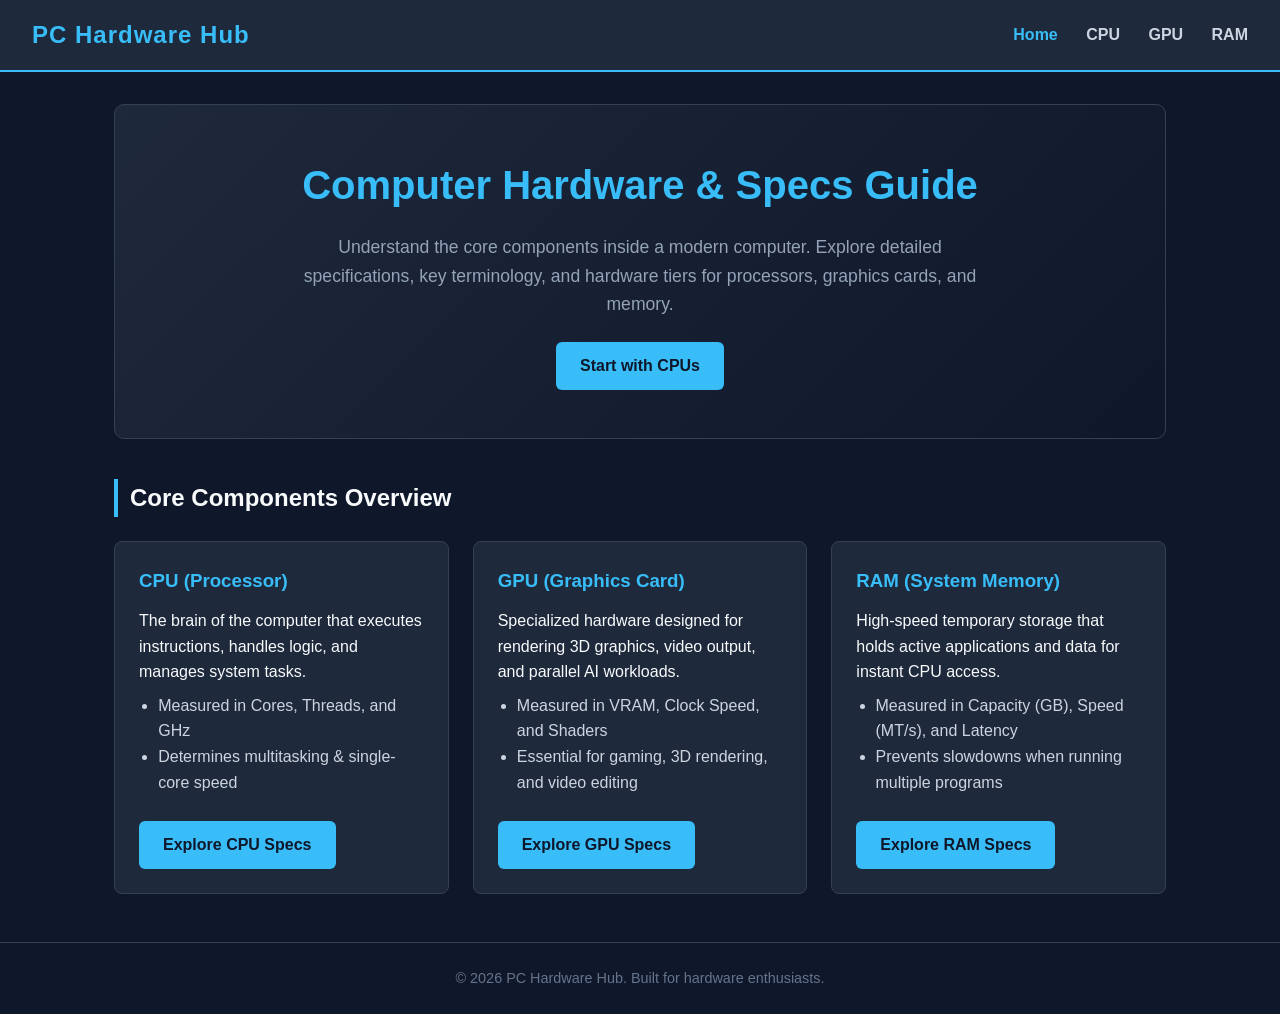
<file: index.html>
<!DOCTYPE html>
<html lang="en">
<head>
  <meta charset="UTF-8">
  <meta name="viewport" content="width=device-width, initial-scale=1.0">
  <title>PC Hardware Hub - Home</title>
  <link rel="stylesheet" href="style.css">
</head>
<body>
  <header>
    <div class="logo">PC Hardware Hub</div>
    <nav>
      <a href="index.html" class="active">Home</a>
      <a href="cpu.html">CPU</a>
      <a href="gpu.html">GPU</a>
      <a href="ram.html">RAM</a>
    </nav>
  </header>

  <main class="container">
    <section class="hero">
      <h1>Computer Hardware & Specs Guide</h1>
      <p>Understand the core components inside a modern computer. Explore detailed specifications, key terminology, and hardware tiers for processors, graphics cards, and memory.</p>
      <a href="cpu.html" class="btn">Start with CPUs</a>
    </section>

    <h2 class="section-title">Core Components Overview</h2>
    <div class="grid">
      <div class="card">
        <h3>CPU (Processor)</h3>
        <p>The brain of the computer that executes instructions, handles logic, and manages system tasks.</p>
        <ul>
          <li>Measured in Cores, Threads, and GHz</li>
          <li>Determines multitasking & single-core speed</li>
        </ul>
        <br>
        <a href="cpu.html" class="btn">Explore CPU Specs</a>
      </div>

      <div class="card">
        <h3>GPU (Graphics Card)</h3>
        <p>Specialized hardware designed for rendering 3D graphics, video output, and parallel AI workloads.</p>
        <ul>
          <li>Measured in VRAM, Clock Speed, and Shaders</li>
          <li>Essential for gaming, 3D rendering, and video editing</li>
        </ul>
        <br>
        <a href="gpu.html" class="btn">Explore GPU Specs</a>
      </div>

      <div class="card">
        <h3>RAM (System Memory)</h3>
        <p>High-speed temporary storage that holds active applications and data for instant CPU access.</p>
        <ul>
          <li>Measured in Capacity (GB), Speed (MT/s), and Latency</li>
          <li>Prevents slowdowns when running multiple programs</li>
        </ul>
        <br>
        <a href="ram.html" class="btn">Explore RAM Specs</a>
      </div>
    </div>
  </main>

  <footer>
    <p>&copy; 2026 PC Hardware Hub. Built for hardware enthusiasts.</p>
  </footer>
</body>
</html>
</file>
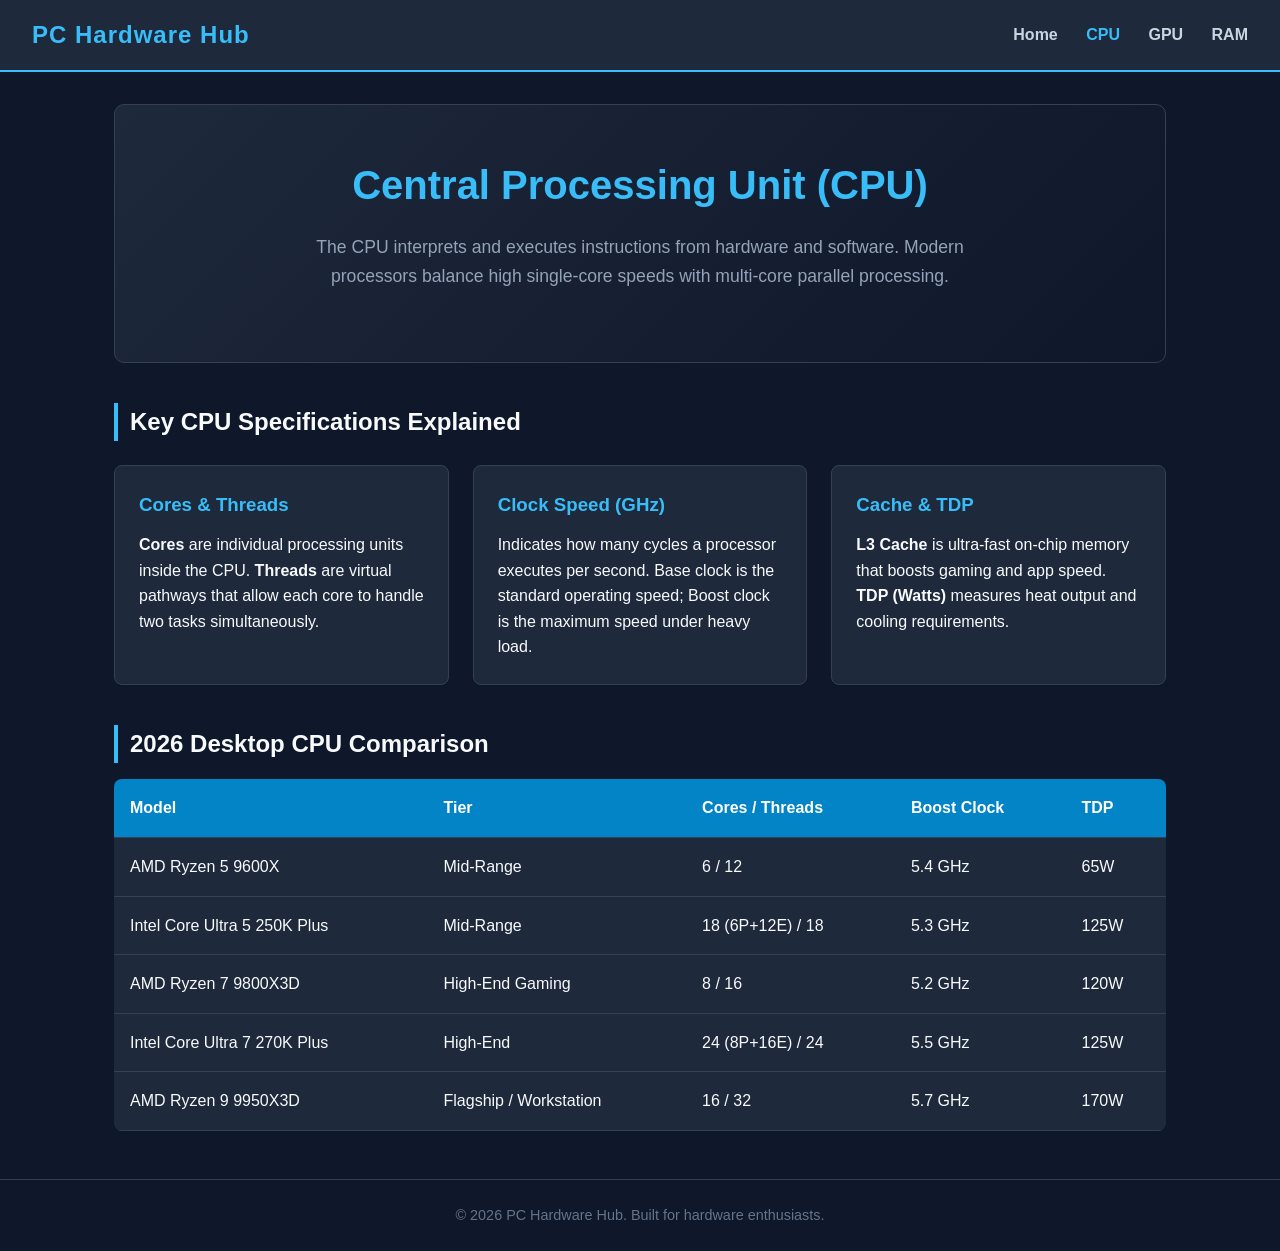
<file: cpu.html>
<!DOCTYPE html>
<html lang="en">
<head>
  <meta charset="UTF-8">
  <meta name="viewport" content="width=device-width, initial-scale=1.0">
  <title>PC Hardware Hub - CPU Specs</title>
  <link rel="stylesheet" href="style.css">
</head>
<body>
  <header>
    <div class="logo">PC Hardware Hub</div>
    <nav>
      <a href="index.html">Home</a>
      <a href="cpu.html" class="active">CPU</a>
      <a href="gpu.html">GPU</a>
      <a href="ram.html">RAM</a>
    </nav>
  </header>

  <main class="container">
    <section class="hero">
      <h1>Central Processing Unit (CPU)</h1>
      <p>The CPU interprets and executes instructions from hardware and software. Modern processors balance high single-core speeds with multi-core parallel processing.</p>
    </section>

    <h2 class="section-title">Key CPU Specifications Explained</h2>
    <div class="grid">
      <div class="card">
        <h3>Cores & Threads</h3>
        <p><strong>Cores</strong> are individual processing units inside the CPU. <strong>Threads</strong> are virtual pathways that allow each core to handle two tasks simultaneously.</p>
      </div>
      <div class="card">
        <h3>Clock Speed (GHz)</h3>
        <p>Indicates how many cycles a processor executes per second. Base clock is the standard operating speed; Boost clock is the maximum speed under heavy load.</p>
      </div>
      <div class="card">
        <h3>Cache & TDP</h3>
        <p><strong>L3 Cache</strong> is ultra-fast on-chip memory that boosts gaming and app speed. <strong>TDP (Watts)</strong> measures heat output and cooling requirements.</p>
      </div>
    </div>

    <h2 class="section-title">2026 Desktop CPU Comparison</h2>
    <table>
      <thead>
        <tr>
          <th>Model</th>
          <th>Tier</th>
          <th>Cores / Threads</th>
          <th>Boost Clock</th>
          <th>TDP</th>
        </tr>
      </thead>
      <tbody>
        <tr>
          <td>AMD Ryzen 5 9600X</td>
          <td>Mid-Range</td>
          <td>6 / 12</td>
          <td>5.4 GHz</td>
          <td>65W</td>
        </tr>
        <tr>
          <td>Intel Core Ultra 5 250K Plus</td>
          <td>Mid-Range</td>
          <td>18 (6P+12E) / 18</td>
          <td>5.3 GHz</td>
          <td>125W</td>
        </tr>
        <tr>
          <td>AMD Ryzen 7 9800X3D</td>
          <td>High-End Gaming</td>
          <td>8 / 16</td>
          <td>5.2 GHz</td>
          <td>120W</td>
        </tr>
        <tr>
          <td>Intel Core Ultra 7 270K Plus</td>
          <td>High-End</td>
          <td>24 (8P+16E) / 24</td>
          <td>5.5 GHz</td>
          <td>125W</td>
        </tr>
        <tr>
          <td>AMD Ryzen 9 9950X3D</td>
          <td>Flagship / Workstation</td>
          <td>16 / 32</td>
          <td>5.7 GHz</td>
          <td>170W</td>
        </tr>
      </tbody>
    </table>
  </main>

  <footer>
    <p>&copy; 2026 PC Hardware Hub. Built for hardware enthusiasts.</p>
  </footer>
</body>
</html>
</file>
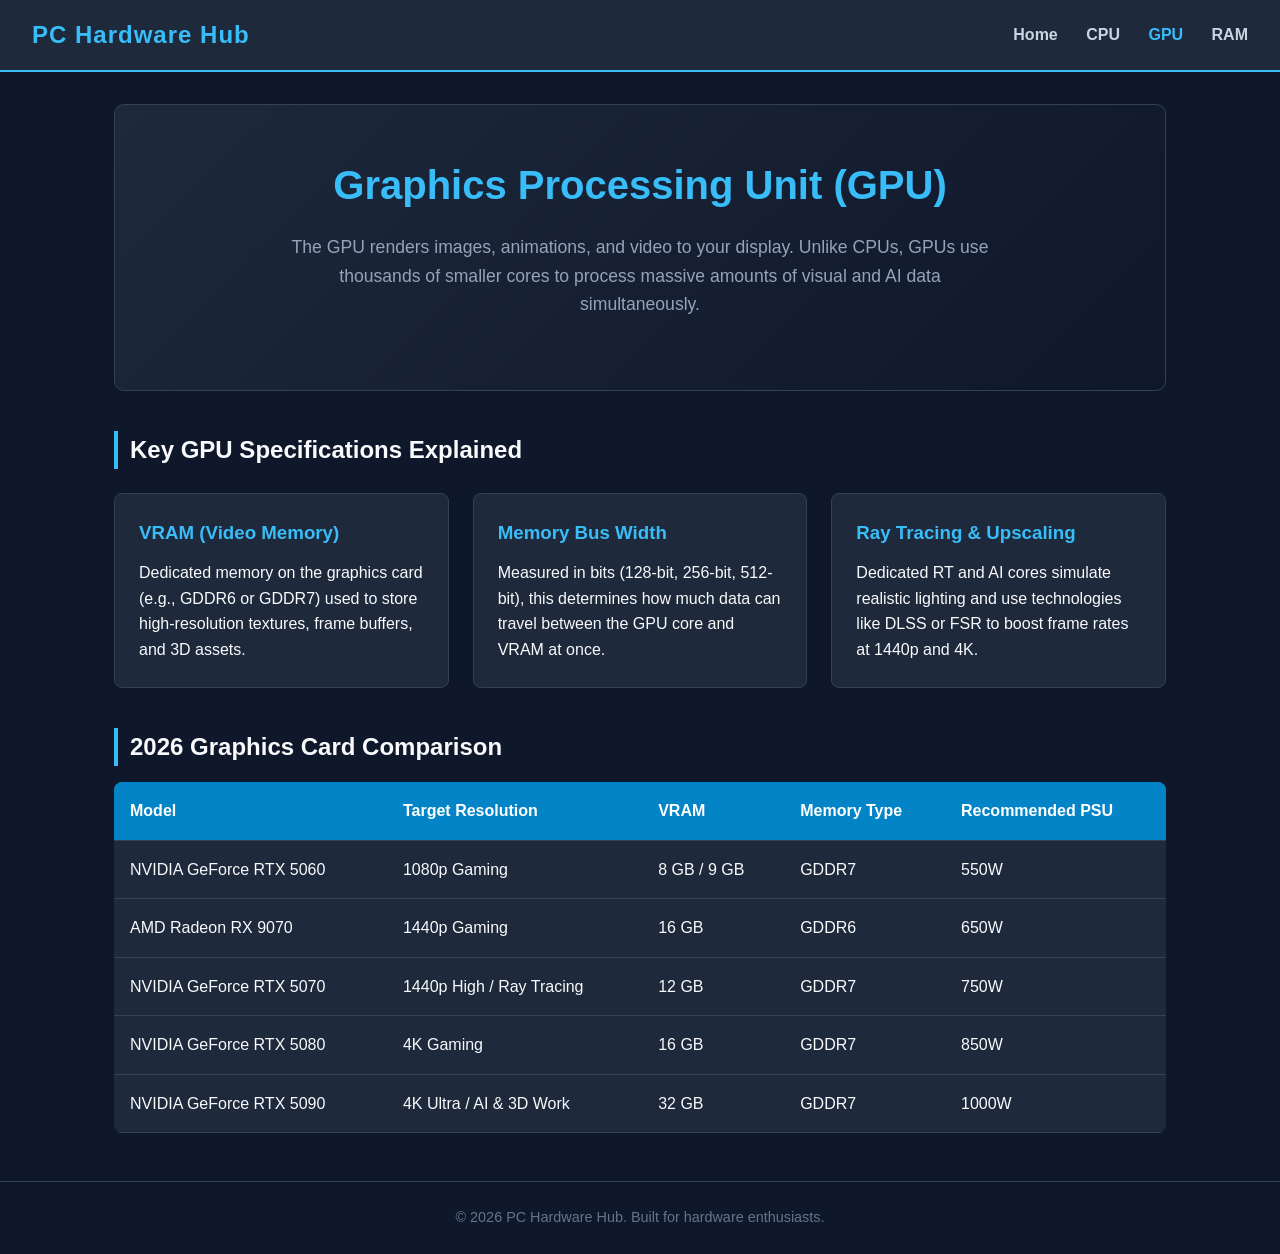
<file: gpu.html>
<!DOCTYPE html>
<html lang="en">
<head>
  <meta charset="UTF-8">
  <meta name="viewport" content="width=device-width, initial-scale=1.0">
  <title>PC Hardware Hub - GPU Specs</title>
  <link rel="stylesheet" href="style.css">
</head>
<body>
  <header>
    <div class="logo">PC Hardware Hub</div>
    <nav>
      <a href="index.html">Home</a>
      <a href="cpu.html">CPU</a>
      <a href="gpu.html" class="active">GPU</a>
      <a href="ram.html">RAM</a>
    </nav>
  </header>

  <main class="container">
    <section class="hero">
      <h1>Graphics Processing Unit (GPU)</h1>
      <p>The GPU renders images, animations, and video to your display. Unlike CPUs, GPUs use thousands of smaller cores to process massive amounts of visual and AI data simultaneously.</p>
    </section>

    <h2 class="section-title">Key GPU Specifications Explained</h2>
    <div class="grid">
      <div class="card">
        <h3>VRAM (Video Memory)</h3>
        <p>Dedicated memory on the graphics card (e.g., GDDR6 or GDDR7) used to store high-resolution textures, frame buffers, and 3D assets.</p>
      </div>
      <div class="card">
        <h3>Memory Bus Width</h3>
        <p>Measured in bits (128-bit, 256-bit, 512-bit), this determines how much data can travel between the GPU core and VRAM at once.</p>
      </div>
      <div class="card">
        <h3>Ray Tracing & Upscaling</h3>
        <p>Dedicated RT and AI cores simulate realistic lighting and use technologies like DLSS or FSR to boost frame rates at 1440p and 4K.</p>
      </div>
    </div>

    <h2 class="section-title">2026 Graphics Card Comparison</h2>
    <table>
      <thead>
        <tr>
          <th>Model</th>
          <th>Target Resolution</th>
          <th>VRAM</th>
          <th>Memory Type</th>
          <th>Recommended PSU</th>
        </tr>
      </thead>
      <tbody>
        <tr>
          <td>NVIDIA GeForce RTX 5060</td>
          <td>1080p Gaming</td>
          <td>8 GB / 9 GB</td>
          <td>GDDR7</td>
          <td>550W</td>
        </tr>
        <tr>
          <td>AMD Radeon RX 9070</td>
          <td>1440p Gaming</td>
          <td>16 GB</td>
          <td>GDDR6</td>
          <td>650W</td>
        </tr>
        <tr>
          <td>NVIDIA GeForce RTX 5070</td>
          <td>1440p High / Ray Tracing</td>
          <td>12 GB</td>
          <td>GDDR7</td>
          <td>750W</td>
        </tr>
        <tr>
          <td>NVIDIA GeForce RTX 5080</td>
          <td>4K Gaming</td>
          <td>16 GB</td>
          <td>GDDR7</td>
          <td>850W</td>
        </tr>
        <tr>
          <td>NVIDIA GeForce RTX 5090</td>
          <td>4K Ultra / AI & 3D Work</td>
          <td>32 GB</td>
          <td>GDDR7</td>
          <td>1000W</td>
        </tr>
      </tbody>
    </table>
  </main>

  <footer>
    <p>&copy; 2026 PC Hardware Hub. Built for hardware enthusiasts.</p>
  </footer>
</body>
</html>
</file>
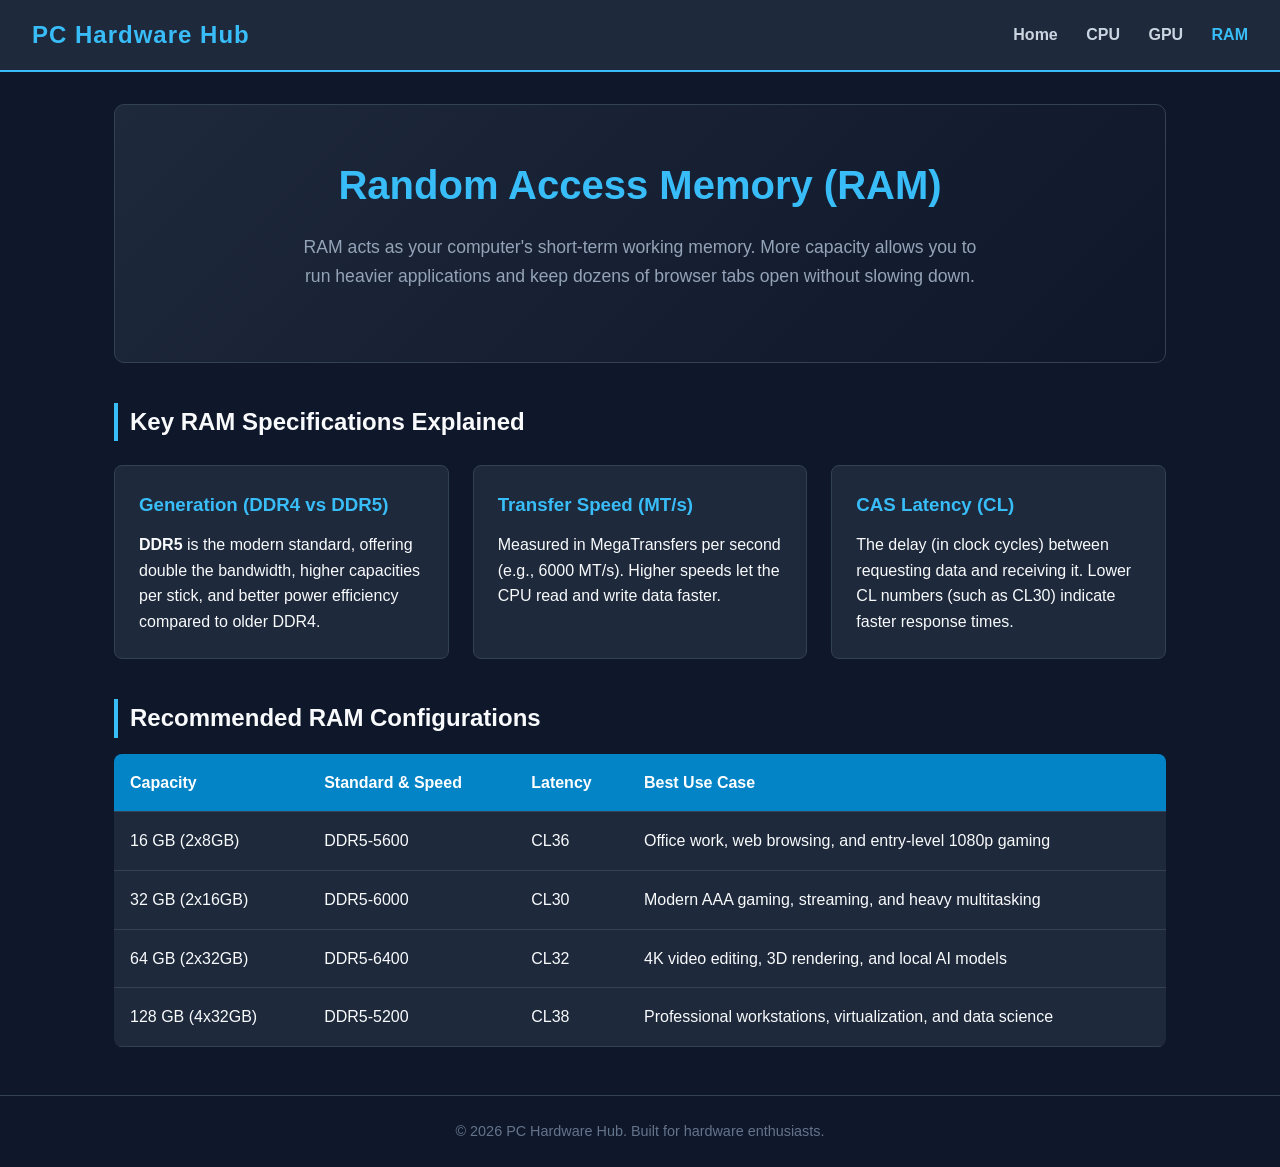
<file: ram.html>
<!DOCTYPE html>
<html lang="en">
<head>
  <meta charset="UTF-8">
  <meta name="viewport" content="width=device-width, initial-scale=1.0">
  <title>PC Hardware Hub - RAM Specs</title>
  <link rel="stylesheet" href="style.css">
</head>
<body>
  <header>
    <div class="logo">PC Hardware Hub</div>
    <nav>
      <a href="index.html">Home</a>
      <a href="cpu.html">CPU</a>
      <a href="gpu.html">GPU</a>
      <a href="ram.html" class="active">RAM</a>
    </nav>
  </header>

  <main class="container">
    <section class="hero">
      <h1>Random Access Memory (RAM)</h1>
      <p>RAM acts as your computer's short-term working memory. More capacity allows you to run heavier applications and keep dozens of browser tabs open without slowing down.</p>
    </section>

    <h2 class="section-title">Key RAM Specifications Explained</h2>
    <div class="grid">
      <div class="card">
        <h3>Generation (DDR4 vs DDR5)</h3>
        <p><strong>DDR5</strong> is the modern standard, offering double the bandwidth, higher capacities per stick, and better power efficiency compared to older DDR4.</p>
      </div>
      <div class="card">
        <h3>Transfer Speed (MT/s)</h3>
        <p>Measured in MegaTransfers per second (e.g., 6000 MT/s). Higher speeds let the CPU read and write data faster.</p>
      </div>
      <div class="card">
        <h3>CAS Latency (CL)</h3>
        <p>The delay (in clock cycles) between requesting data and receiving it. Lower CL numbers (such as CL30) indicate faster response times.</p>
      </div>
    </div>

    <h2 class="section-title">Recommended RAM Configurations</h2>
    <table>
      <thead>
        <tr>
          <th>Capacity</th>
          <th>Standard & Speed</th>
          <th>Latency</th>
          <th>Best Use Case</th>
        </tr>
      </thead>
      <tbody>
        <tr>
          <td>16 GB (2x8GB)</td>
          <td>DDR5-5600</td>
          <td>CL36</td>
          <td>Office work, web browsing, and entry-level 1080p gaming</td>
        </tr>
        <tr>
          <td>32 GB (2x16GB)</td>
          <td>DDR5-6000</td>
          <td>CL30</td>
          <td>Modern AAA gaming, streaming, and heavy multitasking</td>
        </tr>
        <tr>
          <td>64 GB (2x32GB)</td>
          <td>DDR5-6400</td>
          <td>CL32</td>
          <td>4K video editing, 3D rendering, and local AI models</td>
        </tr>
        <tr>
          <td>128 GB (4x32GB)</td>
          <td>DDR5-5200</td>
          <td>CL38</td>
          <td>Professional workstations, virtualization, and data science</td>
        </tr>
      </tbody>
    </table>
  </main>

  <footer>
    <p>&copy; 2026 PC Hardware Hub. Built for hardware enthusiasts.</p>
  </footer>
</body>
</html>
</file>
<file: style.css>
* {
  box-sizing: border-box;
  margin: 0;
  padding: 0;
  font-family: 'Segoe UI', Tahoma, Geneva, Verdana, sans-serif;
}

body {
  background-color: #0f172a;
  color: #f8fafc;
  line-height: 1.6;
}

/* Navigation */
header {
  background-color: #1e293b;
  border-bottom: 2px solid #38bdf8;
  padding: 1rem 2rem;
  display: flex;
  justify-content: space-between;
  align-items: center;
  flex-wrap: wrap;
}

.logo {
  font-size: 1.5rem;
  font-weight: bold;
  color: #38bdf8;
  letter-spacing: 1px;
}

nav a {
  color: #cbd5e1;
  text-decoration: none;
  margin-left: 1.5rem;
  font-weight: 600;
  transition: color 0.3s;
}

nav a:hover,
nav a.active {
  color: #38bdf8;
}

/* Main Container */
.container {
  max-width: 1100px;
  margin: 2rem auto;
  padding: 0 1.5rem;
}

/* Hero Section */
.hero {
  background: linear-gradient(135deg, #1e293b, #0f172a);
  border: 1px solid #334155;
  border-radius: 10px;
  padding: 3rem 2rem;
  text-align: center;
  margin-bottom: 2rem;
}

.hero h1 {
  font-size: 2.5rem;
  color: #38bdf8;
  margin-bottom: 1rem;
}

.hero p {
  font-size: 1.1rem;
  color: #94a3b8;
  max-width: 700px;
  margin: 0 auto 1.5rem;
}

.btn {
  display: inline-block;
  background-color: #38bdf8;
  color: #0f172a;
  padding: 0.7rem 1.5rem;
  border-radius: 6px;
  text-decoration: none;
  font-weight: bold;
  transition: background-color 0.3s;
}

.btn:hover {
  background-color: #7dd3fc;
}

/* Cards Grid */
.grid {
  display: grid;
  grid-template-columns: repeat(auto-fit, minmax(280px, 1fr));
  gap: 1.5rem;
  margin-top: 1.5rem;
}

.card {
  background-color: #1e293b;
  border: 1px solid #334155;
  border-radius: 8px;
  padding: 1.5rem;
  transition: transform 0.2s, border-color 0.2s;
}

.card:hover {
  transform: translateY(-4px);
  border-color: #38bdf8;
}

.card h2, .card h3 {
  color: #38bdf8;
  margin-bottom: 0.75rem;
}

.card ul {
  margin-left: 1.2rem;
  margin-top: 0.5rem;
  color: #cbd5e1;
}

/* Spec Tables */
h2.section-title {
  margin-top: 2.5rem;
  margin-bottom: 1rem;
  color: #f8fafc;
  border-left: 4px solid #38bdf8;
  padding-left: 0.75rem;
}

table {
  width: 100%;
  border-collapse: collapse;
  background-color: #1e293b;
  border-radius: 8px;
  overflow: hidden;
  margin-bottom: 2rem;
}

th, td {
  padding: 1rem;
  text-align: left;
  border-bottom: 1px solid #334155;
}

th {
  background-color: #0284c7;
  color: #ffffff;
}

tr:hover {
  background-color: #273549;
}

/* Footer */
footer {
  text-align: center;
  padding: 1.5rem;
  margin-top: 3rem;
  border-top: 1px solid #334155;
  color: #64748b;
  font-size: 0.9rem;
}
</file>
